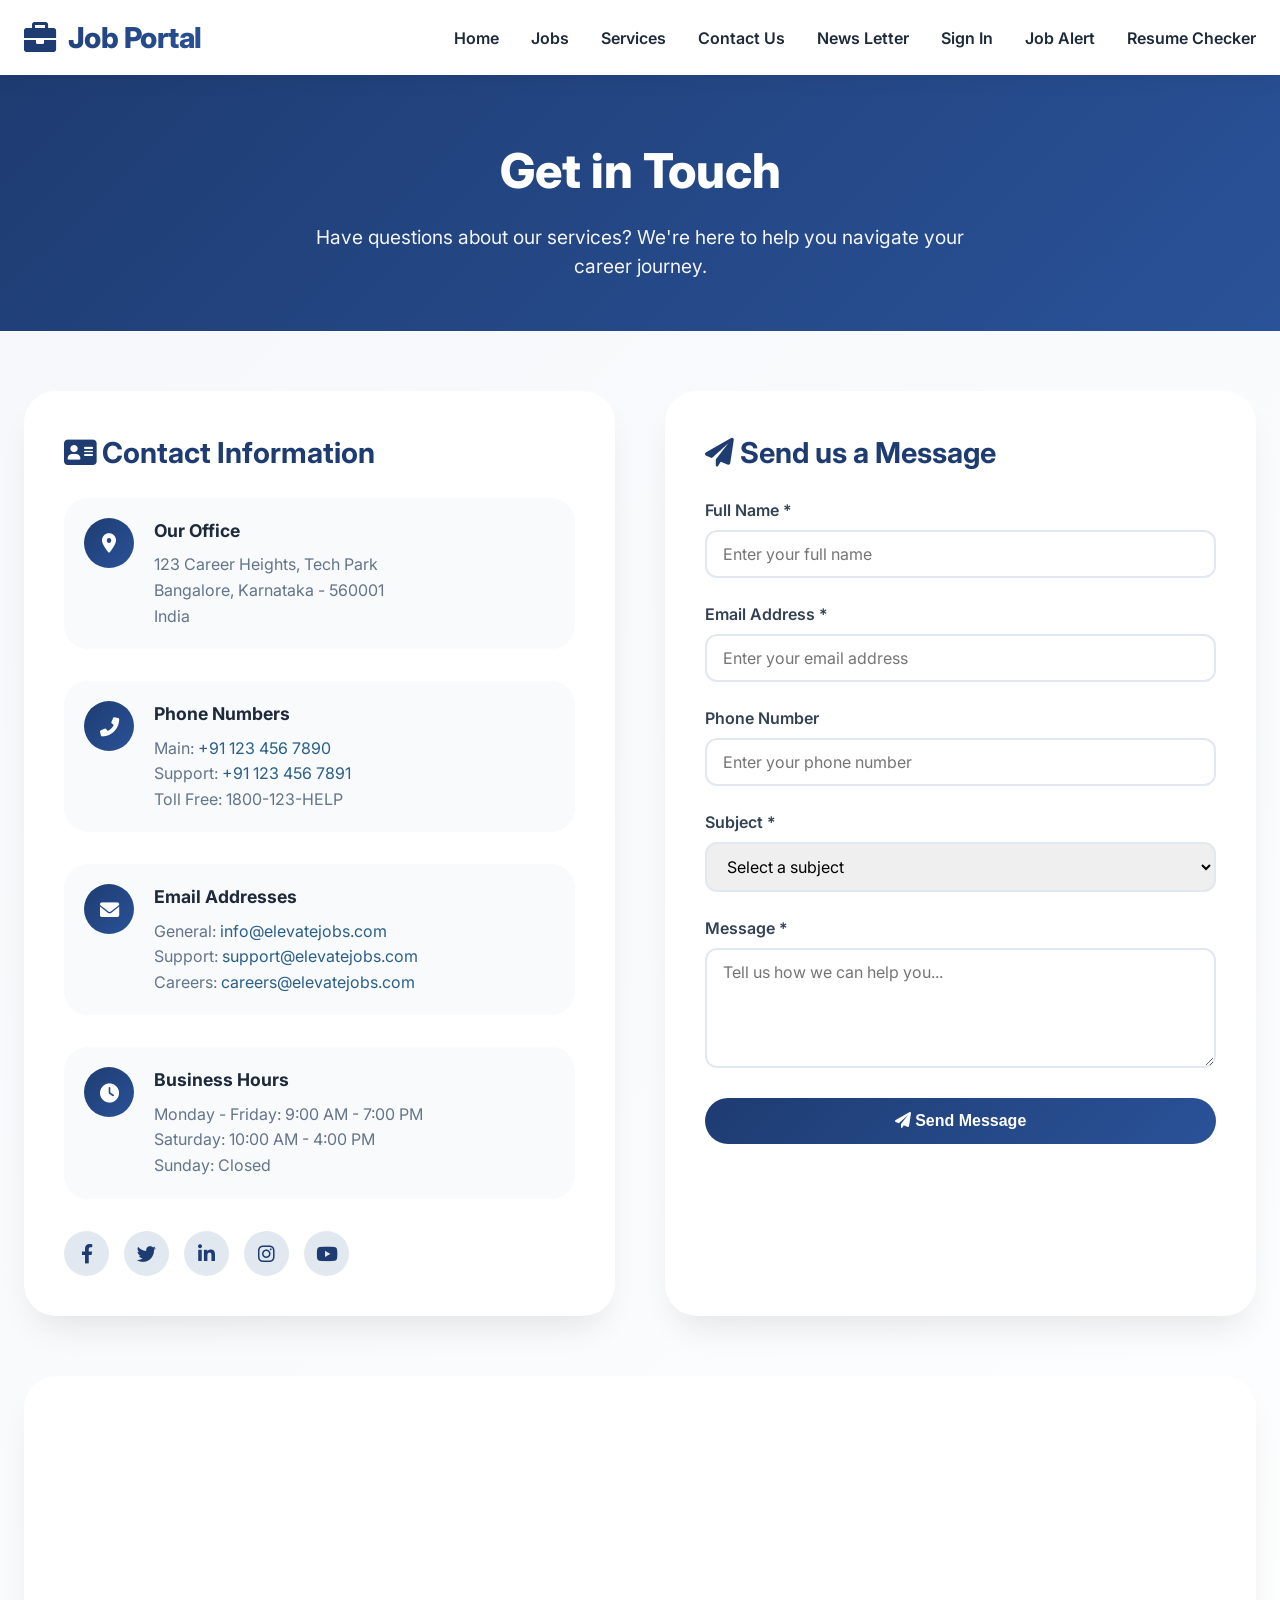
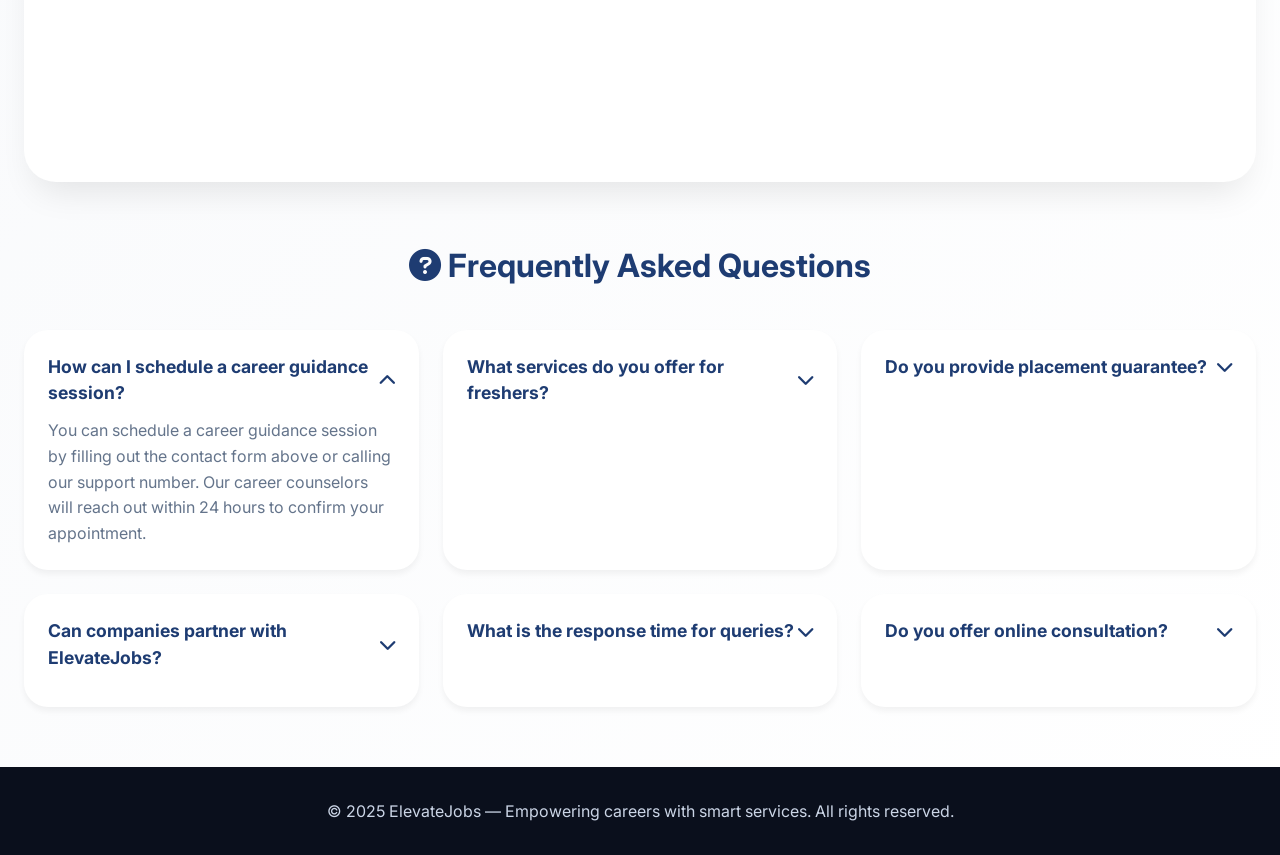
<file: contact.html>
<!DOCTYPE html>
<html lang="en">

<head>
  <meta charset="UTF-8">
  <meta name="viewport" content="width=device-width, initial-scale=1.0, viewport-fit=cover">
  <title>Contact Us</title>
  <!-- Google Fonts + Font Awesome -->
  <link
    href="https://fonts.googleapis.com/css2?family=Inter:opsz,wght@14..32,300;14..32,400;14..32,600;14..32,700;14..32,800&display=swap"
    rel="stylesheet">
  <link rel="stylesheet" href="https://cdnjs.cloudflare.com/ajax/libs/font-awesome/6.0.0-beta3/css/all.min.css">
  <!-- External CSS -->
  <link rel="stylesheet" href="style.css">
  <style>
    * {
      margin: 0;
      padding: 0;
      box-sizing: border-box;
    }

    body {
      font-family: 'Inter', sans-serif;
      background: linear-gradient(135deg, #f5f7fa 0%, #ffffff 100%);
      color: #1e293b;
      line-height: 1.5;
    }

    .container {
      max-width: 1280px;
      margin: 0 auto;
      padding: 0 24px;
    }

    /* Header Styles */
    .header {
  background: white;
  box-shadow: 0 8px 20px rgba(0,0,0,0.03), 0 2px 6px rgba(0,0,0,0.05);
  position: sticky;
  top: 0;
  z-index: 1000;
  backdrop-filter: blur(2px);
  background: rgba(255,255,255,0.96);
}

.navbar {
  display: flex;
  justify-content: space-between;
  align-items: center;
  padding: 16px 0;
  flex-wrap: wrap;
}

.logo {
  display: flex;
  align-items: center;
  gap: 12px;
  font-weight: 800;
  font-size: 1.8rem;
  letter-spacing: -0.5px;
  background: linear-gradient(135deg, #1e3c72, #2a5298);
  -webkit-background-clip: text;
  background-clip: text;
  color: transparent;
  transition: transform 0.2s ease;
}

.logo i {
  background: none;
  color: #1e3c72;
  font-size: 2rem;
}

.logo:hover {
  transform: scale(1.02);
}

.nav-links {
  display: flex;
  gap: 2rem;
  align-items: center;
}

.nav-link {
  text-decoration: none;
  font-weight: 600;
  color: #1e293b;
  transition: color 0.2s;
  padding: 8px 0;
}

.nav-link:hover {
  color: #2a5f8a;
  border-bottom: 2px solid #2a5f8a;
  padding-bottom: 6px;
}


    /* Hero Section */
    .contact-hero {
      background: linear-gradient(135deg, #1e3c72 0%, #2a5298 100%);
      padding: 60px 0 50px;
      text-align: center;
      color: white;
    }

    .contact-hero h1 {
      font-size: 3rem;
      font-weight: 800;
      margin-bottom: 16px;
    }

    .contact-hero p {
      font-size: 1.2rem;
      max-width: 700px;
      margin: 0 auto;
      opacity: 0.95;
    }

    /* Contact Content */
    .contact-content {
      margin: 60px 0;
    }

    .contact-grid {
      display: grid;
      grid-template-columns: 1fr 1fr;
      gap: 50px;
      margin-bottom: 60px;
    }

    /* Contact Info Cards */
    .contact-info {
      background: white;
      border-radius: 32px;
      padding: 40px;
      box-shadow: 0 20px 35px -12px rgba(0, 0, 0, 0.1);
    }

    .contact-info h2 {
      font-size: 1.8rem;
      margin-bottom: 24px;
      color: #1e3c72;
    }

    .info-card {
      display: flex;
      align-items: flex-start;
      gap: 20px;
      margin-bottom: 32px;
      padding: 20px;
      background: #f8fafc;
      border-radius: 24px;
      transition: transform 0.3s ease;
    }

    .info-card:hover {
      transform: translateX(10px);
      background: #f1f5f9;
    }

    .info-icon {
      width: 50px;
      height: 50px;
      background: linear-gradient(135deg, #1e3c72, #2a5298);
      border-radius: 50%;
      display: flex;
      align-items: center;
      justify-content: center;
      color: white;
      font-size: 1.2rem;
    }

    .info-details h3 {
      font-size: 1.1rem;
      margin-bottom: 8px;
      color: #1e293b;
    }

    .info-details p {
      color: #64748b;
      line-height: 1.6;
    }

    .info-details a {
      color: #2a5f8a;
      text-decoration: none;
    }

    .info-details a:hover {
      text-decoration: underline;
    }

    .social-links {
      margin-top: 30px;
      display: flex;
      gap: 15px;
    }

    .social-link {
      width: 45px;
      height: 45px;
      background: #e2e8f0;
      border-radius: 50%;
      display: flex;
      align-items: center;
      justify-content: center;
      color: #1e3c72;
      font-size: 1.2rem;
      transition: all 0.3s ease;
      text-decoration: none;
    }

    .social-link:hover {
      background: #1e3c72;
      color: white;
      transform: translateY(-3px);
    }

    /* Contact Form */
    .contact-form-container {
      background: white;
      border-radius: 32px;
      padding: 40px;
      box-shadow: 0 20px 35px -12px rgba(0, 0, 0, 0.1);
    }

    .contact-form-container h2 {
      font-size: 1.8rem;
      margin-bottom: 24px;
      color: #1e3c72;
    }

    .form-group {
      margin-bottom: 24px;
    }

    .form-group label {
      display: block;
      margin-bottom: 8px;
      font-weight: 600;
      color: #334155;
    }

    .form-group input,
    .form-group select,
    .form-group textarea {
      width: 100%;
      padding: 12px 16px;
      border: 2px solid #e2e8f0;
      border-radius: 12px;
      font-family: 'Inter', sans-serif;
      font-size: 1rem;
      transition: all 0.3s ease;
    }

    .form-group input:focus,
    .form-group select:focus,
    .form-group textarea:focus {
      outline: none;
      border-color: #2a5f8a;
      box-shadow: 0 0 0 3px rgba(42, 95, 138, 0.1);
    }

    .form-group textarea {
      resize: vertical;
      min-height: 120px;
    }

    .submit-btn {
      background: linear-gradient(135deg, #1e3c72, #2a5298);
      color: white;
      border: none;
      padding: 14px 32px;
      border-radius: 40px;
      font-size: 1rem;
      font-weight: 600;
      cursor: pointer;
      transition: all 0.3s ease;
      width: 100%;
    }

    .submit-btn:hover {
      transform: translateY(-2px);
      box-shadow: 0 10px 25px -5px rgba(30, 60, 114, 0.3);
    }

    /* Map Section */
    .map-section {
      margin: 60px 0;
      background: white;
      border-radius: 32px;
      overflow: hidden;
      box-shadow: 0 20px 35px -12px rgba(0, 0, 0, 0.1);
    }

    .map-section iframe {
      width: 100%;
      height: 400px;
      border: none;
    }

    /* FAQ Section */
    .faq-section {
      margin: 60px 0;
    }

    .faq-section h2 {
      text-align: center;
      font-size: 2rem;
      margin-bottom: 40px;
      color: #1e3c72;
    }

    .faq-grid {
      display: grid;
      grid-template-columns: repeat(auto-fit, minmax(350px, 1fr));
      gap: 24px;
    }

    .faq-item {
      background: white;
      border-radius: 24px;
      padding: 24px;
      cursor: pointer;
      transition: all 0.3s ease;
      box-shadow: 0 4px 6px rgba(0, 0, 0, 0.05);
    }

    .faq-item:hover {
      transform: translateY(-5px);
      box-shadow: 0 12px 24px rgba(0, 0, 0, 0.1);
    }

    .faq-question {
      display: flex;
      justify-content: space-between;
      align-items: center;
      font-weight: 700;
      font-size: 1.1rem;
      color: #1e3c72;
    }

    .faq-question i {
      transition: transform 0.3s ease;
    }

    .faq-answer {
      max-height: 0;
      overflow: hidden;
      transition: max-height 0.3s ease;
      margin-top: 12px;
      color: #64748b;
      line-height: 1.6;
    }

    .faq-item.active .faq-answer {
      max-height: 200px;
    }

    .faq-item.active .faq-question i {
      transform: rotate(180deg);
    }

    /* Footer */
    .footer {
      background: #0a0f1c;
      color: #cbd5e6;
      padding: 32px 0;
      text-align: center;
      margin-top: 50px;
    }

    /* Success Message */
    .success-message {
      background: #10b981;
      color: white;
      padding: 16px;
      border-radius: 12px;
      margin-bottom: 24px;
      text-align: center;
      animation: slideDown 0.5s ease;
    }

    @keyframes slideDown {
      from {
        opacity: 0;
        transform: translateY(-20px);
      }

      to {
        opacity: 1;
        transform: translateY(0);
      }
    }

    /* Responsive Design */
    @media (max-width: 968px) {
      .contact-grid {
        grid-template-columns: 1fr;
        gap: 30px;
      }

      .contact-hero h1 {
        font-size: 2.2rem;
      }

      .contact-hero p {
        font-size: 1rem;
      }
    }

    @media (max-width: 768px) {
      .container {
        padding: 0 20px;
      }

      .nav-links {
        gap: 1rem;
      }

      .logo {
        font-size: 1.4rem;
      }

      .contact-info,
      .contact-form-container {
        padding: 30px 20px;
      }

      .faq-grid {
        grid-template-columns: 1fr;
      }
    }
  </style>
</head>

<body>

  <header class="header">
    <div class="container">
      <div class="navbar">
        <div class="logo">
          <i class="fas fa-briefcase"></i>
          <span>Job Portal</span>
        </div>
        <div class="nav-links">
          <a href="home.html" class="nav-link">Home</a>
          <a href="index.html" class="nav-link">Jobs</a>
          <a href="service.html" class="nav-link">Services</a>
          <a href="contact.html" class="nav-link">Contact Us</a>
          <a href="newsletter.html" class="nav-link">News Letter</a>
          <a href="signin.html" class="nav-link">Sign In</a>
          <a href="jobalert.html" class="nav-link">Job Alert</a>
          <a href="resume.html" class="nav-link">Resume Checker</a>
        </div>
      </div>
    </div>
    </div>
  </header>

  <main>
    <!-- Hero -->
    <section class="contact-hero">
      <div class="container">
        <h1>Get in Touch</h1>
        <p>Have questions about our services? We're here to help you navigate your career journey.</p>
      </div>
    </section>

    <div class="container contact-content">
      <div class="contact-grid">
        <!-- Contact Information -->
        <div class="contact-info">
          <h2><i class="fas fa-address-card"></i> Contact Information</h2>

          <div class="info-card">
            <div class="info-icon">
              <i class="fas fa-map-marker-alt"></i>
            </div>
            <div class="info-details">
              <h3>Our Office</h3>
              <p>123 Career Heights, Tech Park<br>Bangalore, Karnataka - 560001<br>India</p>
            </div>
          </div>

          <div class="info-card">
            <div class="info-icon">
              <i class="fas fa-phone-alt"></i>
            </div>
            <div class="info-details">
              <h3>Phone Numbers</h3>
              <p>Main: <a href="tel:+911234567890">+91 123 456 7890</a><br>
                Support: <a href="tel:+911234567891">+91 123 456 7891</a><br>
                Toll Free: 1800-123-HELP</p>
            </div>
          </div>

          <div class="info-card">
            <div class="info-icon">
              <i class="fas fa-envelope"></i>
            </div>
            <div class="info-details">
              <h3>Email Addresses</h3>
              <p>General: <a href="mailto:info@elevatejobs.com">info@elevatejobs.com</a><br>
                Support: <a href="mailto:support@elevatejobs.com">support@elevatejobs.com</a><br>
                Careers: <a href="mailto:careers@elevatejobs.com">careers@elevatejobs.com</a></p>
            </div>
          </div>

          <div class="info-card">
            <div class="info-icon">
              <i class="fas fa-clock"></i>
            </div>
            <div class="info-details">
              <h3>Business Hours</h3>
              <p>Monday - Friday: 9:00 AM - 7:00 PM<br>
                Saturday: 10:00 AM - 4:00 PM<br>
                Sunday: Closed</p>
            </div>
          </div>

          <div class="social-links">
            <a href="#" class="social-link"><i class="fab fa-facebook-f"></i></a>
            <a href="#" class="social-link"><i class="fab fa-twitter"></i></a>
            <a href="#" class="social-link"><i class="fab fa-linkedin-in"></i></a>
            <a href="#" class="social-link"><i class="fab fa-instagram"></i></a>
            <a href="#" class="social-link"><i class="fab fa-youtube"></i></a>
          </div>
        </div>

        <!-- Contact Form -->
        <div class="contact-form-container">
          <h2><i class="fas fa-paper-plane"></i> Send us a Message</h2>
          <form id="contactForm">
            <div class="form-group">
              <label for="fullName">Full Name *</label>
              <input type="text" id="fullName" name="fullName" required placeholder="Enter your full name">
            </div>

            <div class="form-group">
              <label for="email">Email Address *</label>
              <input type="email" id="email" name="email" required placeholder="Enter your email address">
            </div>

            <div class="form-group">
              <label for="phone">Phone Number</label>
              <input type="tel" id="phone" name="phone" placeholder="Enter your phone number">
            </div>

            <div class="form-group">
              <label for="subject">Subject *</label>
              <select id="subject" name="subject" required>
                <option value="">Select a subject</option>
                <option value="general">General Inquiry</option>
                <option value="career">Career Guidance</option>
                <option value="training">Training Programs</option>
                <option value="placement">Placement Assistance</option>
                <option value="partnership">Partnership Opportunities</option>
                <option value="support">Technical Support</option>
              </select>
            </div>

            <div class="form-group">
              <label for="message">Message *</label>
              <textarea id="message" name="message" required placeholder="Tell us how we can help you..."></textarea>
            </div>

            <button type="submit" class="submit-btn">
              <i class="fas fa-paper-plane"></i> Send Message
            </button>
          </form>
        </div>
      </div>

      <!-- Map Section -->
      <div class="map-section">
        <iframe
          src="https://www.openstreetmap.org/export/embed.html?bbox=77.5946%2C12.9716%2C77.5947%2C12.9717&layer=mapnik&marker=12.9716%2C77.5946"
          allowfullscreen="">
        </iframe>
      </div>

      <!-- FAQ Section -->
      <div class="faq-section">
        <h2><i class="fas fa-question-circle"></i> Frequently Asked Questions</h2>
        <div class="faq-grid">
          <div class="faq-item">
            <div class="faq-question">
              How can I schedule a career guidance session?
              <i class="fas fa-chevron-down"></i>
            </div>
            <div class="faq-answer">
              You can schedule a career guidance session by filling out the contact form above or calling our support
              number. Our career counselors will reach out within 24 hours to confirm your appointment.
            </div>
          </div>

          <div class="faq-item">
            <div class="faq-question">
              What services do you offer for freshers?
              <i class="fas fa-chevron-down"></i>
            </div>
            <div class="faq-answer">
              We offer comprehensive services including resume building, interview preparation, skill development
              workshops, and placement assistance specifically designed for freshers and recent graduates.
            </div>
          </div>

          <div class="faq-item">
            <div class="faq-question">
              Do you provide placement guarantee?
              <i class="fas fa-chevron-down"></i>
            </div>
            <div class="faq-answer">
              While we don't guarantee placements, we have a 95% success rate in helping candidates secure positions
              through our extensive network of 500+ partner companies and personalized career support.
            </div>
          </div>

          <div class="faq-item">
            <div class="faq-question">
              Can companies partner with ElevateJobs?
              <i class="fas fa-chevron-down"></i>
            </div>
            <div class="faq-answer">
              Absolutely! We welcome corporate partnerships. Please reach out to our partnership team at
              partnerships@elevatejobs.com or select "Partnership Opportunities" in the contact form.
            </div>
          </div>

          <div class="faq-item">
            <div class="faq-question">
              What is the response time for queries?
              <i class="fas fa-chevron-down"></i>
            </div>
            <div class="faq-answer">
              We typically respond to all inquiries within 24-48 hours during business days. For urgent matters, please
              call our support hotline for immediate assistance.
            </div>
          </div>

          <div class="faq-item">
            <div class="faq-question">
              Do you offer online consultation?
              <i class="fas fa-chevron-down"></i>
            </div>
            <div class="faq-answer">
              Yes, we provide both in-person and online consultation services via video calls. Our services are
              available nationwide with flexible scheduling options.
            </div>
          </div>
        </div>
      </div>
    </div>
  </main>

  <footer class="footer">
    <div class="container">
      <p>&copy; 2025 ElevateJobs — Empowering careers with smart services. All rights reserved.</p>
    </div>
  </footer>

  <!-- External JavaScript -->
  <script >
    // Handle form submission
    const contactForm = document.getElementById('contactForm');

    contactForm.addEventListener('submit', function (e) {
      e.preventDefault();

      // Get form data
      const formData = {
        fullName: document.getElementById('fullName').value,
        email: document.getElementById('email').value,
        phone: document.getElementById('phone').value,
        subject: document.getElementById('subject').value,
        message: document.getElementById('message').value
      };

      // Simple validation
      if (!formData.fullName || !formData.email || !formData.subject || !formData.message) {
        alert('Please fill in all required fields marked with *');
        return;
      }

      // Email validation
      const emailRegex = /^[^\s@]+@[^\s@]+\.[^\s@]+$/;
      if (!emailRegex.test(formData.email)) {
        alert('Please enter a valid email address');
        return;
      }

      // Show success message
      const successDiv = document.createElement('div');
      successDiv.className = 'success-message';
      successDiv.innerHTML = `
    <i class="fas fa-check-circle"></i> 
    Thank you ${formData.fullName}! Your message has been sent successfully. 
    Our team will get back to you within 24 hours.
  `;

      // Insert success message before the form
      contactForm.insertBefore(successDiv, contactForm.firstChild);

      // Clear form
      contactForm.reset();

      // Remove success message after 5 seconds
      setTimeout(() => {
        successDiv.remove();
      }, 5000);

 
    });

    // FAQ Accordion functionality
    const faqItems = document.querySelectorAll('.faq-item');

    faqItems.forEach(item => {
      const question = item.querySelector('.faq-question');
      question.addEventListener('click', () => {
        // Close other items
        faqItems.forEach(otherItem => {
          if (otherItem !== item && otherItem.classList.contains('active')) {
            otherItem.classList.remove('active');
          }
        });

        // Toggle current item
        item.classList.toggle('active');
      });
    });

    // Open first FAQ item by default
    if (faqItems.length > 0) {
      faqItems[0].classList.add('active');
    }

    // Animation on page load
    document.addEventListener('DOMContentLoaded', () => {
      const cards = document.querySelectorAll('.info-card, .faq-item');
      cards.forEach((card, index) => {
        card.style.opacity = '0';
        card.style.transform = 'translateY(20px)';
        setTimeout(() => {
          card.style.transition = 'all 0.5s ease';
          card.style.opacity = '1';
          card.style.transform = 'translateY(0)';
        }, index * 100);
      });
    });
  </script>

</body>


</html>
</file>
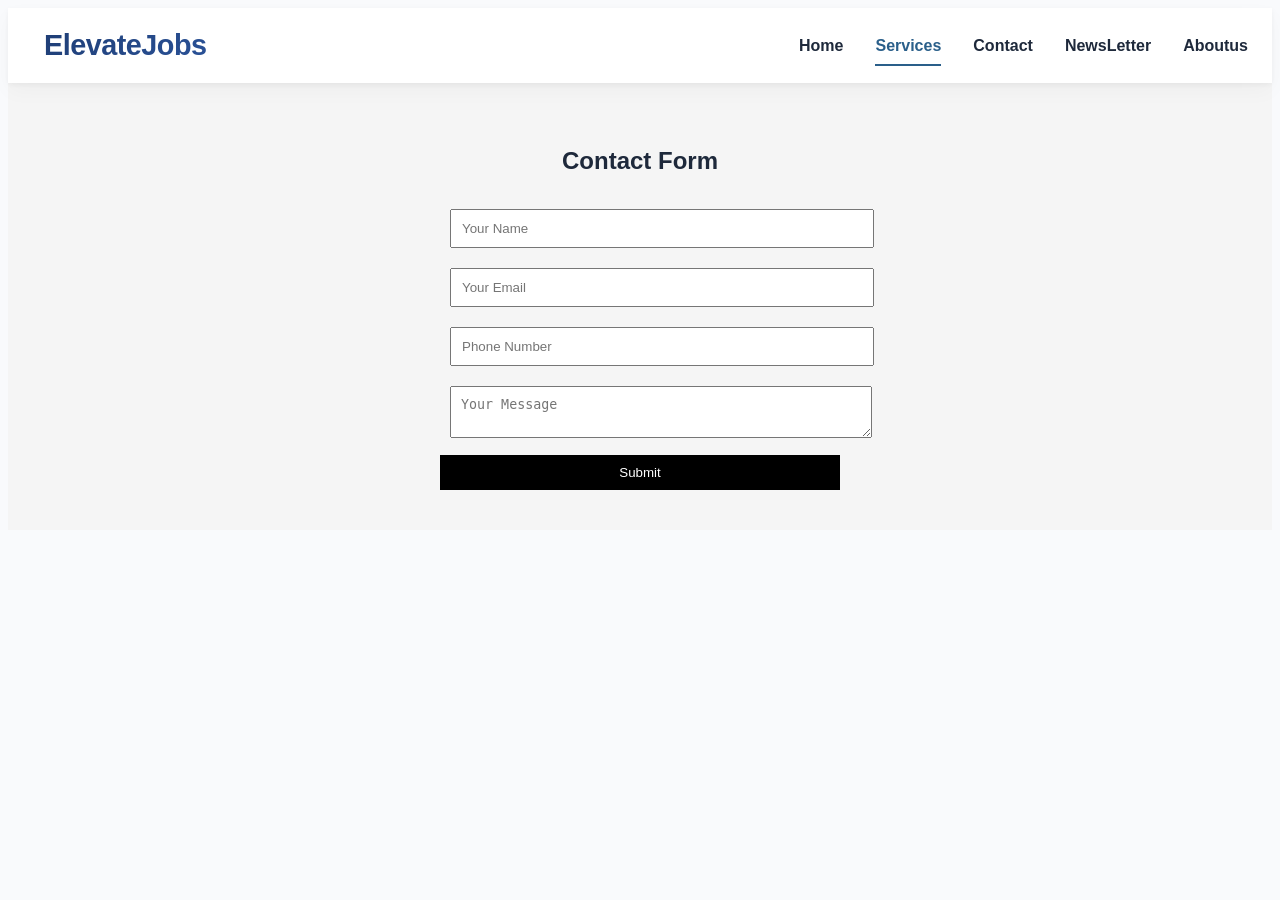
<file: contactform.html>
<!DOCTYPE html>
<html lang="en">

<head>
    <meta charset="UTF-8">
    <meta name="viewport" content="width=device-width, initial-scale=1.0">
    <title>ElevateJobs | Expert Services for Career Success</title>
</head>

<body>
    <style>
        body {
            font-family: 'Inter', sans-serif;
            background-color: #f9fafc;
            color: #1e293b;
            line-height: 1.5;
        }

        .container {
            max-width: 1280px;
            margin: 0 auto;
            padding: 0 24px;
        }

        /* Header Styles */
        .header {
            background: white;
            box-shadow: 0 8px 20px rgba(0, 0, 0, 0.03), 0 2px 6px rgba(0, 0, 0, 0.05);
            position: sticky;
            top: 0;
            z-index: 1000;
            backdrop-filter: blur(2px);
            background: rgba(255, 255, 255, 0.96);
        }

        .navbar {
            display: flex;
            justify-content: space-between;
            align-items: center;
            padding: 16px 0;
            flex-wrap: wrap;
        }

        .logo {
            display: flex;
            align-items: center;
            gap: 12px;
            font-weight: 800;
            font-size: 1.8rem;
            letter-spacing: -0.5px;
            background: linear-gradient(135deg, #1e3c72, #2a5298);
            -webkit-background-clip: text;
            background-clip: text;
            color: transparent;
            transition: transform 0.2s ease;
        }

        .logo i {
            background: none;
            color: #1e3c72;
            font-size: 2rem;
        }

        .logo:hover {
            transform: scale(1.02);
        }

        .nav-links {
            display: flex;
            gap: 2rem;
            align-items: center;
        }

        .nav-link {
            text-decoration: none;
            font-weight: 600;
            color: #1e293b;
            transition: color 0.2s;
            padding: 8px 0;
        }

        .nav-link:hover {
            color: #2a5f8a;
        }

        .services-active {
            color: #2a5f8a;
            border-bottom: 2px solid #2a5f8a;
            padding-bottom: 6px;
        }


        /* FORM */
        .form-section {
            padding: 40px;
            text-align: center;
            background: #f5f5f5;
        }

        .form-section form {
            max-width: 400px;
            margin: auto;
        }

        .form-section input,
        .form-section textarea {
            width: 100%;
            margin: 10px;
            padding: 10px;
        }

        .form-section button {
            width: 100%;
            padding: 10px;
            background: black;
            color: white;
            border: none;
            cursor: pointer;
        }
    </style>

    <header class="header">
        <div class="container">
            <div class="navbar">
                <div class="logo">
                    <i class="fas fa-briefcase"></i>
                    <span>ElevateJobs</span>
                </div>
                <div class="nav-links">
                    <a href="index.html" class="nav-link">Home</a>
                    <a href="service.html" class="nav-link services-active">Services</a>
                    <a href="contact.html" class="nav-link">Contact</a>
                    <a href="newsletter.html" class="nav-link">NewsLetter</a>
                    <a href="contactus.html" class="nav-link">Aboutus</a>
                </div>
            </div>
        </div>
    </header>


    <!-- CONTACT FORM -->
    <section id="contactForm" class="form-section hidden">

        <h2>Contact Form</h2>

        <form>
            <input type="text" placeholder="Your Name" required>
            <input type="email" placeholder="Your Email" required>
            <input type="number" placeholder="Phone Number" required>

            <textarea placeholder="Your Message"></textarea>

            <button type="submit">Submit</button>
        </form>

    </section>

</body>

</html>
</file>
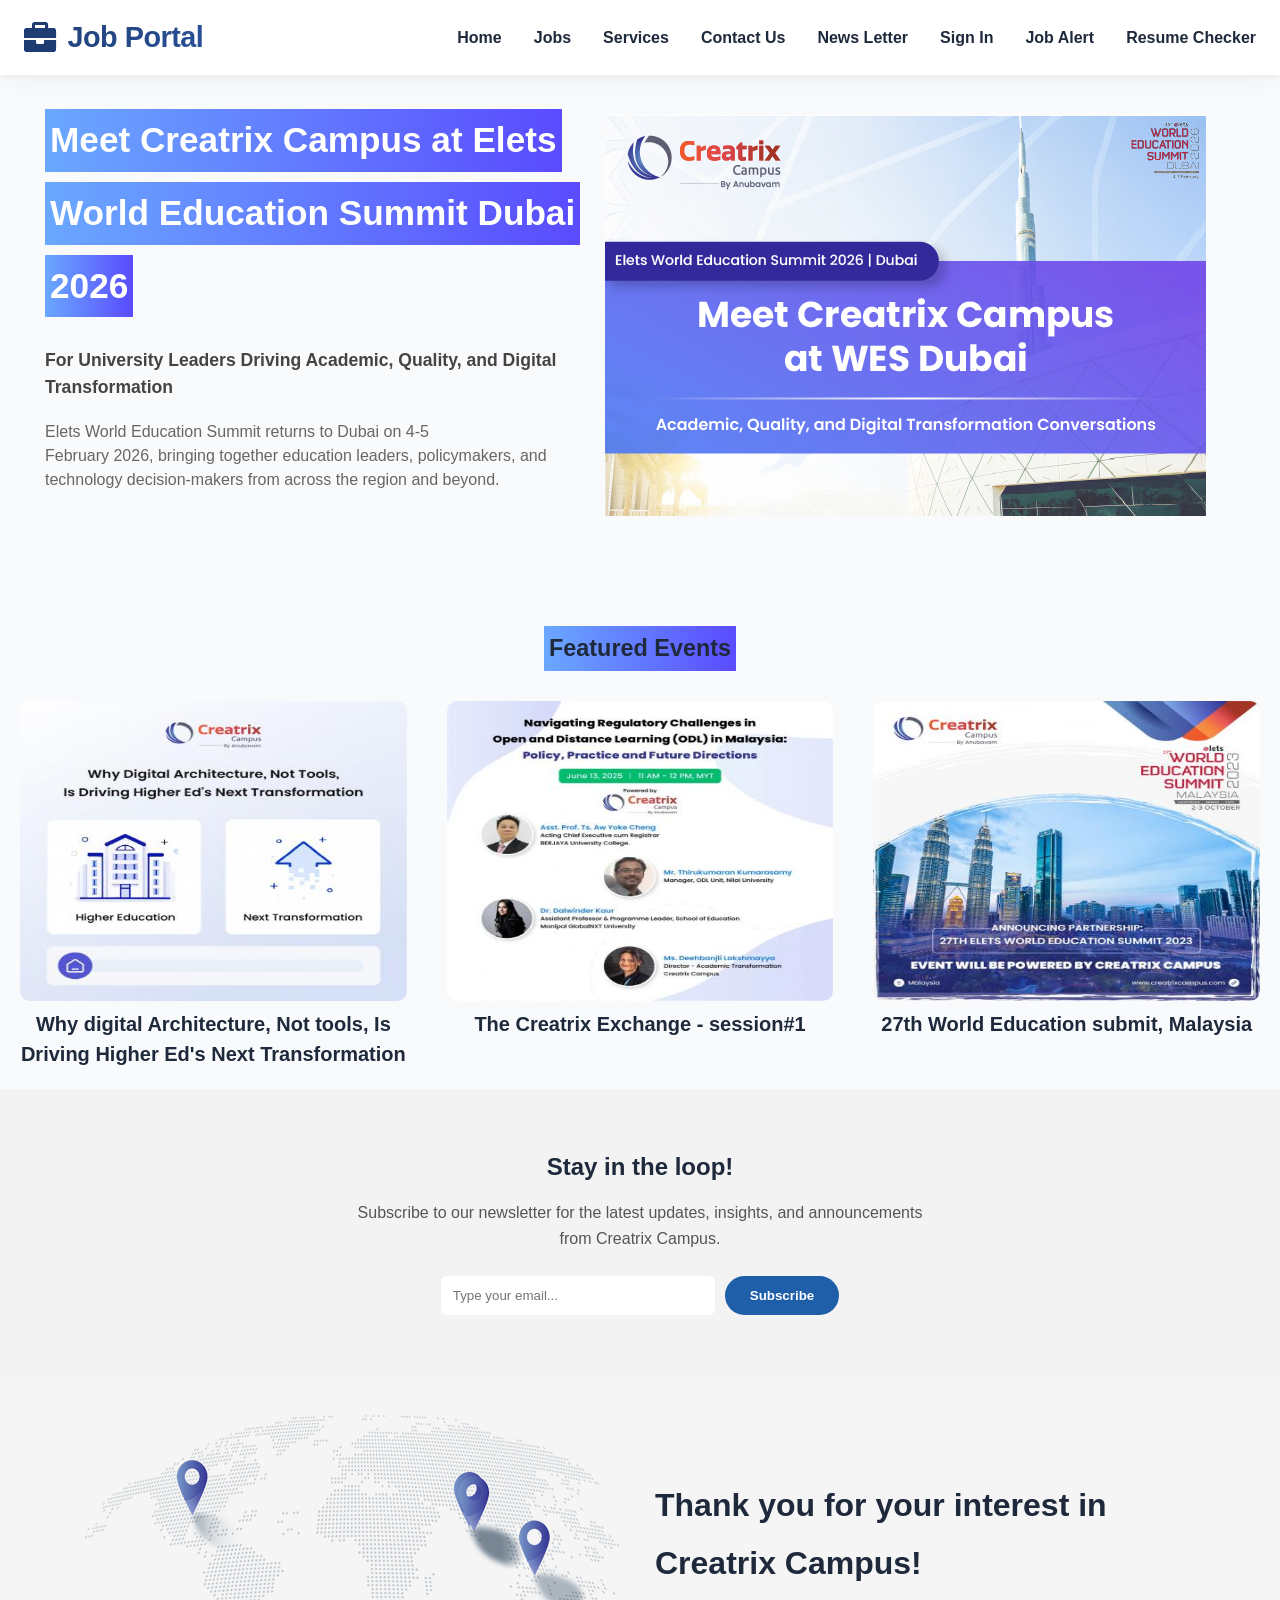
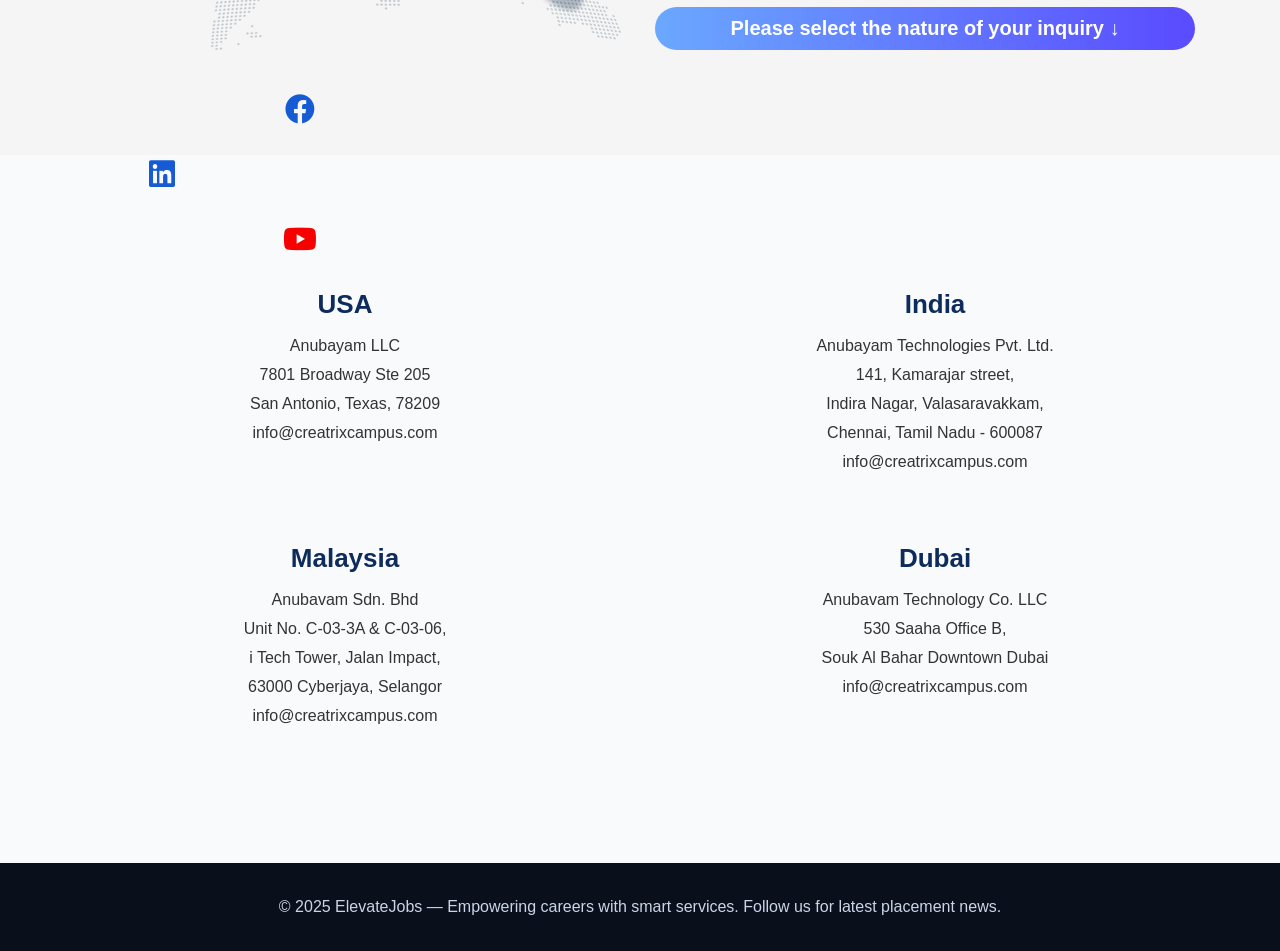
<file: newsletter.html>
<!DOCTYPE html>
<html lang="en">

<head>
    <meta charset="UTF-8">
    <meta name="viewport" content="width=device-width, initial-scale=1.0">
    <title>News Letter</title>
    <link rel="stylesheet" href="newsletter.css">
    <link rel="stylesheet" href="https://cdnjs.cloudflare.com/ajax/libs/font-awesome/6.0.0-beta3/css/all.min.css">
</head>

<body>
    <header class="header">
    <div class="container">
      <div class="navbar">
        <div class="logo">
          <i class="fas fa-briefcase"></i>
          <span>Job Portal</span>
        </div>
        <div class="nav-links">
          <a href="home.html" class="nav-link">Home</a>
          <a href="index.html" class="nav-link">Jobs</a>
          <a href="service.html" class="nav-link">Services</a>
          <a href="contact.html" class="nav-link">Contact Us</a>
          <a href="newsletter.html" class="nav-link">News Letter</a>
          <a href="signin.html" class="nav-link">Sign In</a>
          <a href="jobalert.html" class="nav-link">Job Alert</a>
          <a href="resume.html" class="nav-link">Resume Checker</a>
        </div>
      </div>
    </div>
    </div>
  </header>

    <!--hero section-->
    <section class="hero-section" style="padding: 10px 40px;">
        <div class="heading">
            <div class="text-column">
                <h1>
                    <span class="highlight">Meet Creatrix Campus at Elets</span><br>
                    <span class="highlight">World Education Summit Dubai</span><br>
                    <span class="highlight">2026</span>
                </h1>

                <h2 class="sub-heading">For University Leaders Driving Academic, Quality, and Digital<br> Transformation
                </h2>

                <p class="description">
                    Elets World Education Summit returns to Dubai on 4-5<br> February 2026, bringing together education
                    leaders, policymakers, and<br> technology decision-makers from across the region and beyond.
                </p>
            </div>

        </div>
        <div class="image_card" style="margin-left: 20px;">
            <img src="./images/summit.webp" alt="">
        </div>
    </section>

    <!--cards-->
    <div class="Featured__events">
        <h3 class="Event__cards">Featured Events</h3>


        <div class="card__container">
            <div class="card__one">
                <img src="./images/card1.jpg" alt="card1">
                <h4>Why digital Architecture, Not tools, Is Driving Higher Ed's Next Transformation</h4>

            </div>

            <div class="card__one">
                <img src="./images/card2.jpeg" alt="card2">
                <h4>The Creatrix Exchange - session#1</h4>

            </div>

            <div class="card__one">
                <img src="./images/card3.jpg" alt="card3">
                <h4>27th World Education submit, Malaysia</h4>

            </div>


        </div>

    </div>
    <!--subscribe-->
    <section class="newsletter">

        <h2>Stay in the loop!</h2>

        <p>
            Subscribe to our newsletter for the latest updates, insights, and
            announcements from Creatrix Campus.
        </p>

        <div class="subscribe-box">
            <input type="email" placeholder="Type your email..." id="email">
            <button id="subscribeBtn">Subscribe</button>
        </div>

    </section>




     <section class="hero">

        <!-- LEFTSIDE IMAGE -->
        <div class="hero-left">
            <img src="./images/Map_contact_us.png">
            <div class="hero-left-icon">

                <div class="icon-one__1"><a href="https://www.facebook.com/"><i class="fa-brands fa-facebook" style="color: rgb(23, 91, 212);"></i></a></div>
                <div class="icon-one__2"><a href="https://x.com/"><i class="fa-brands fa-x-twitter" style="color: rgb(3, 0, 0);"></i></a></div>
                <div class="icon-one__3"><a href="https://www.linkedin.com/"><i class="fa-brands fa-linkedin" style="color: rgb(23, 91, 212);"></i></a></div>
                <div class="icon-one__4"><a href="https://www.youtube.com/"><i class="fa-brands fa-youtube" style="color: rgb(248, 0, 0);"></i></a></div>
            </div>
        </div>


        <!-- RIGHTSIDE CONTENT -->
        <div class="hero-right">

            <h1>
                Thank you for your interest in <br>
                <span>Creatrix Campus!</span>
            </h1>

            <!-- DROPDOWN -->
            <div class="dropdown">
                <button id="dropdownBtn">
                    Please select the nature of your inquiry ↓
                </button>

                <ul id="dropdownMenu">
                    <li><a href="contactform.html">I'd like to talk to sales</a></li>
                    <li><a href="contactform.html">I have a support problem</a></li>
                    <li><a href="contactform.html">I'd like to be a guest author</a></li>
                    <li><a href="contactform.html">I'm looking for partnership opportunities</a></li>
                    <li><a href="contactform.html">I have another inquiry that isn't on the list</a></li>
                </ul>
            </div>

        </div>

    </section>

    <section class="locations">

        <div class="location-box">
            <h2>USA</h2>
            <p>Anubayam LLC</p>
            <p>7801 Broadway Ste 205</p>
            <p>San Antonio, Texas, 78209</p>
            <p>info@creatrixcampus.com</p>
        </div>

        <div class="location-box">
            <h2>India</h2>
            <p>Anubayam Technologies Pvt. Ltd.</p>
            <p>141, Kamarajar street,</p>
            <p>Indira Nagar, Valasaravakkam,</p>
            <p>Chennai, Tamil Nadu - 600087</p>
            <p>info@creatrixcampus.com</p>
        </div>

        <div class="location-box">
            <h2>Malaysia</h2>
            <p>Anubavam Sdn. Bhd</p>
            <p>Unit No. C-03-3A & C-03-06,</p>
            <p>i Tech Tower, Jalan Impact,</p>
            <p>63000 Cyberjaya, Selangor</p>
            <p>info@creatrixcampus.com</p>
        </div>

        <div class="location-box">
            <h2>Dubai</h2>
            <p>Anubavam Technology Co. LLC</p>
            <p>530 Saaha Office B,</p>
            <p>Souk Al Bahar Downtown Dubai</p>
            <p>info@creatrixcampus.com</p>
        </div>

    </section>

    <footer class="footer">
    <div class="container">
      <p>&copy; 2025 ElevateJobs — Empowering careers with smart services. Follow us for latest placement news.</p>
    </div>
  </footer>


    <script src="contactus.js"></script>



</body>

</html>
</file>
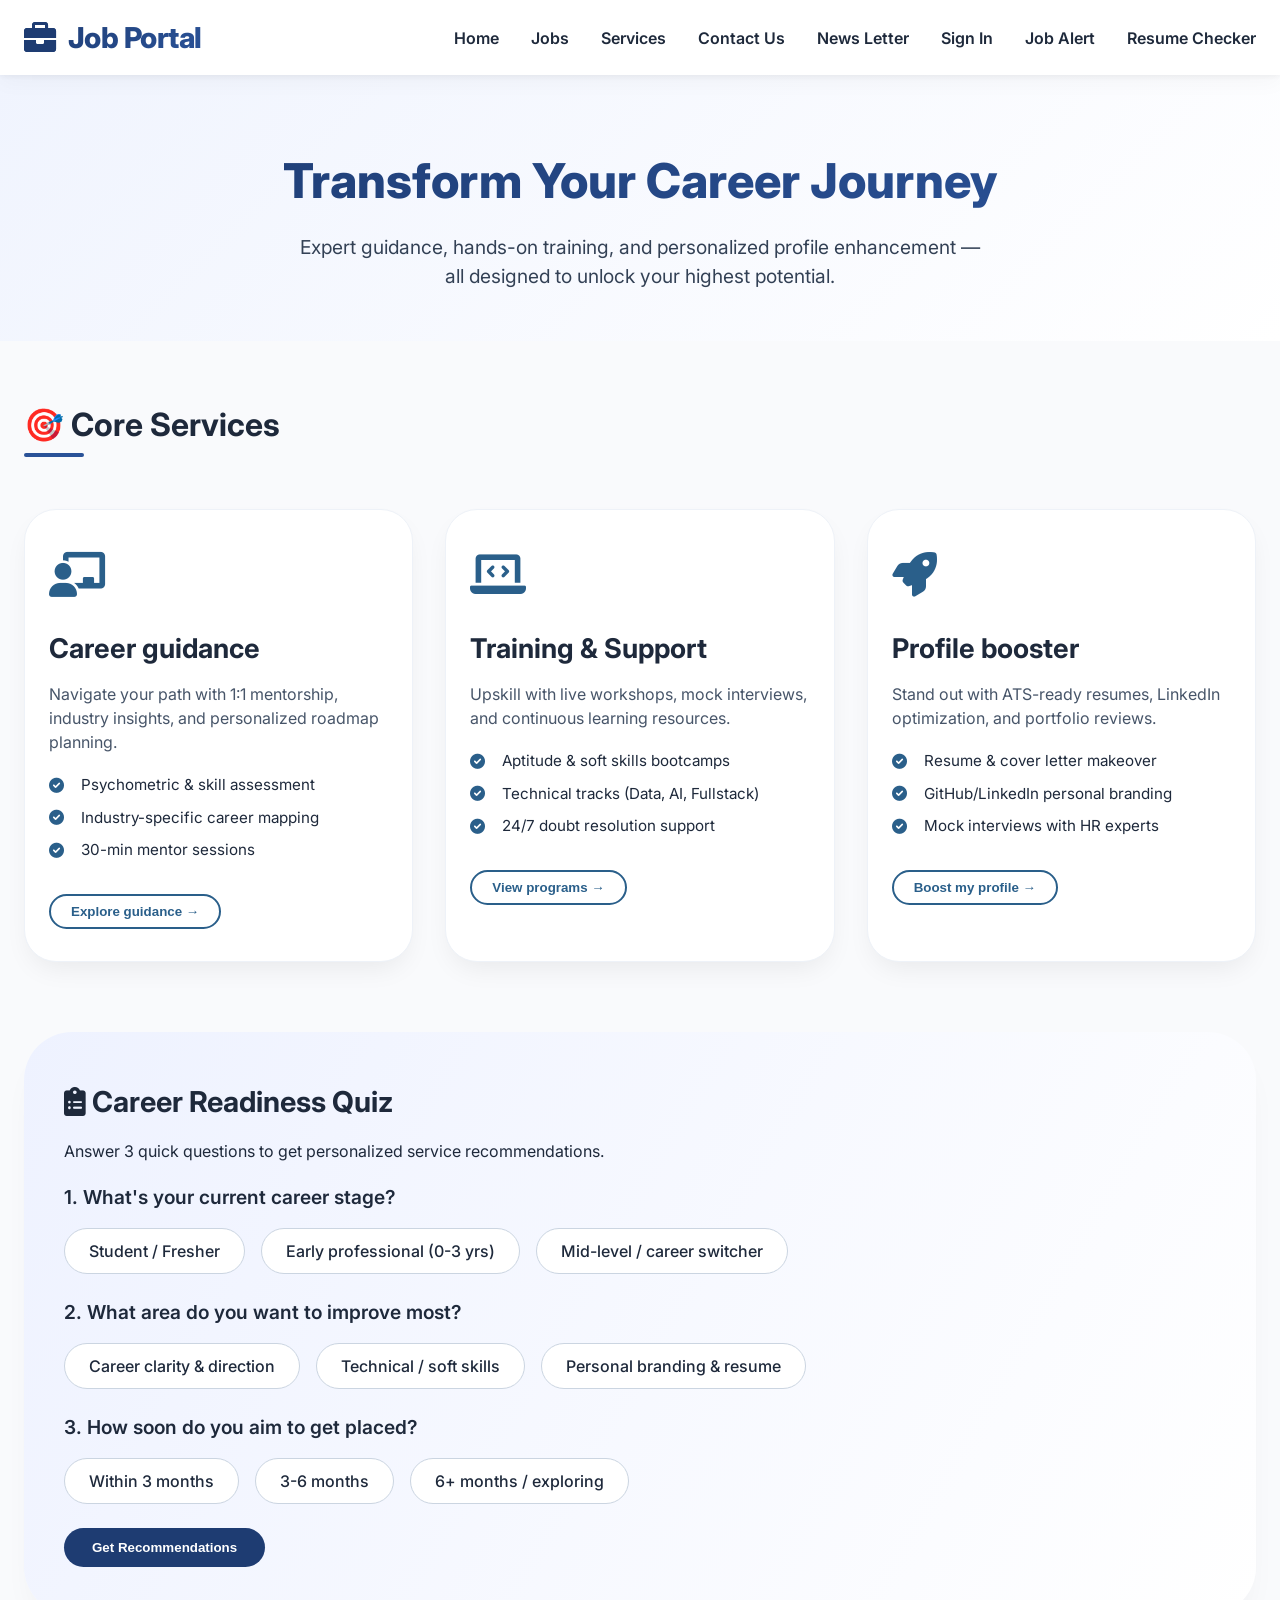
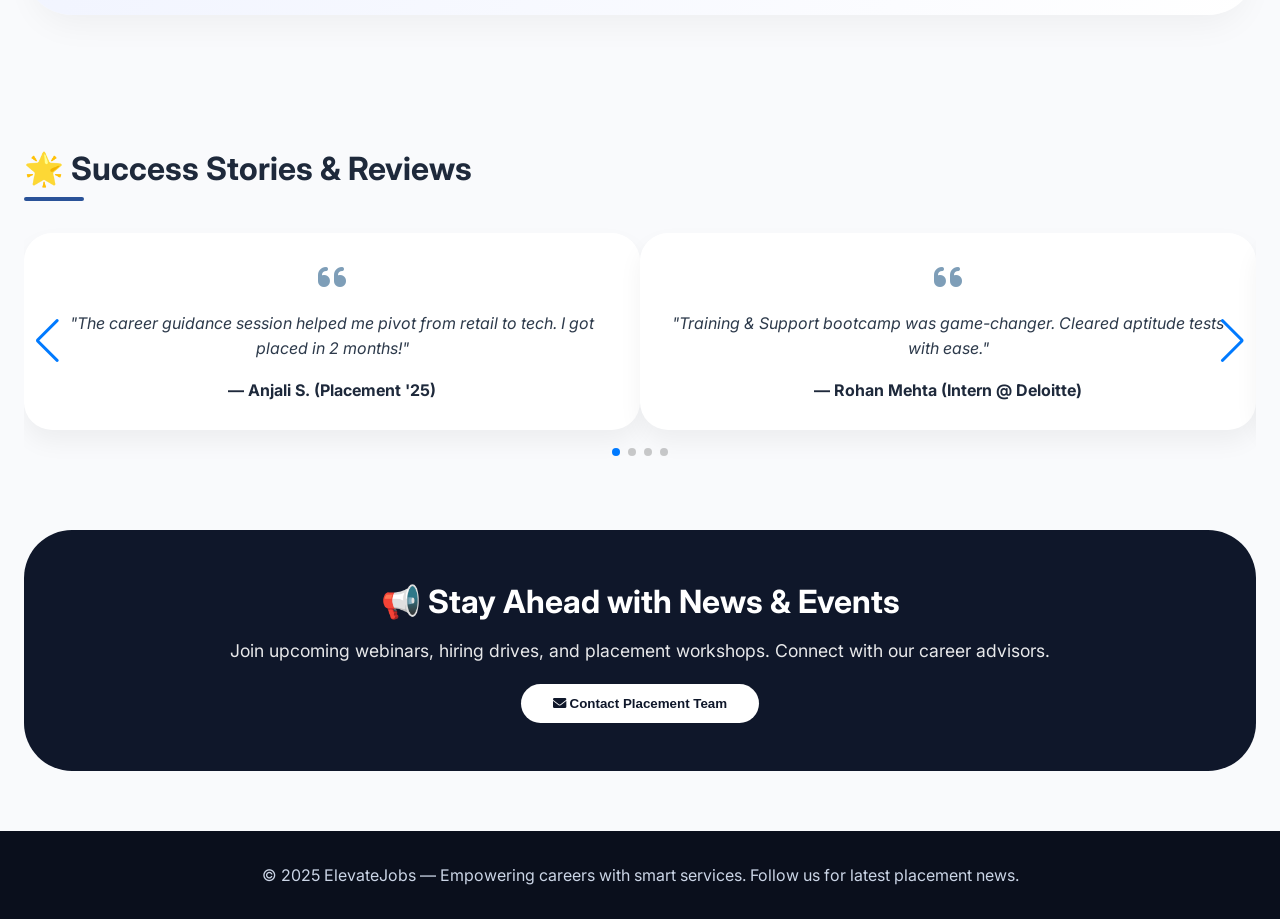
<file: service.html>
<!DOCTYPE html>
<html lang="en">

<head>
  <meta charset="UTF-8">
  <meta name="viewport" content="width=device-width, initial-scale=1.0, viewport-fit=cover">
  <title>Services</title>
  <!-- Google Fonts + Font Awesome -->
  <link
    href="https://fonts.googleapis.com/css2?family=Inter:opsz,wght@14..32,300;14..32,400;14..32,600;14..32,700;14..32,800&display=swap"
    rel="stylesheet">
  <link rel="stylesheet" href="https://cdnjs.cloudflare.com/ajax/libs/font-awesome/6.0.0-beta3/css/all.min.css">
  <!-- Swiper JS for testimonial carousel -->
  <link rel="stylesheet" href="https://cdn.jsdelivr.net/npm/swiper@11/swiper-bundle.min.css" />
  <!-- External CSS -->
  <link rel="stylesheet" href="service.css">
</head>

<body>

  <header class="header">
    <div class="container">
      <div class="navbar">
        <div class="logo">
          <i class="fas fa-briefcase"></i>
          <span>Job Portal</span>
        </div>
        <div class="nav-links">
          <a href="home.html" class="nav-link">Home</a>
          <a href="index.html" class="nav-link">Jobs</a>
          <a href="service.html" class="nav-link">Services</a>
          <a href="contact.html" class="nav-link">Contact Us</a>
          <a href="newsletter.html" class="nav-link">News Letter</a>
          <a href="signin.html" class="nav-link">Sign In</a>
          <a href="jobalert.html" class="nav-link">Job Alert</a>
          <a href="resume.html" class="nav-link">Resume Checker</a>
        </div>
      </div>
    </div>
    </div>
  </header>

  <main>
    <!-- Hero -->
    <section class="services-hero">
      <div class="container">
        <h1>Transform Your Career Journey</h1>
        <p>Expert guidance, hands-on training, and personalized profile enhancement — all designed to unlock your
          highest potential.</p>
      </div>
    </section>

    <div class="container">
      <!-- Core Services Section -->
      <h2 class="section-title">🎯 Core Services</h2>
      <div class="services-grid">
        <!-- Career guidance -->
        <div class="service-card" data-service="career-guidance">
          <div class="service-icon"><i class="fas fa-chalkboard-user"></i></div>
          <h3>Career guidance</h3>
          <p>Navigate your path with 1:1 mentorship, industry insights, and personalized roadmap planning.</p>
          <ul class="feature-list">
            <li><i class="fas fa-check-circle"></i> Psychometric & skill assessment</li>
            <li><i class="fas fa-check-circle"></i> Industry-specific career mapping</li>
            <li><i class="fas fa-check-circle"></i> 30-min mentor sessions</li>
          </ul>
          <button class="btn-service guide-action">Explore guidance →</button>
        </div>
        <!-- Training & Support -->
        <div class="service-card" data-service="training">
          <div class="service-icon"><i class="fas fa-laptop-code"></i></div>
          <h3>Training & Support</h3>
          <p>Upskill with live workshops, mock interviews, and continuous learning resources.</p>
          <ul class="feature-list">
            <li><i class="fas fa-check-circle"></i> Aptitude & soft skills bootcamps</li>
            <li><i class="fas fa-check-circle"></i> Technical tracks (Data, AI, Fullstack)</li>
            <li><i class="fas fa-check-circle"></i> 24/7 doubt resolution support</li>
          </ul>
          <button class="btn-service training-action">View programs →</button>
        </div>
        <!-- Profile booster -->
        <div class="service-card" data-service="booster">
          <div class="service-icon"><i class="fas fa-rocket"></i></div>
          <h3>Profile booster</h3>
          <p>Stand out with ATS-ready resumes, LinkedIn optimization, and portfolio reviews.</p>
          <ul class="feature-list">
            <li><i class="fas fa-check-circle"></i> Resume & cover letter makeover</li>
            <li><i class="fas fa-check-circle"></i> GitHub/LinkedIn personal branding</li>
            <li><i class="fas fa-check-circle"></i> Mock interviews with HR experts</li>
          </ul>
          <button class="btn-service booster-action">Boost my profile →</button>
        </div>
      </div>

      <!-- Interactive Quiz Section -->
      <div class="quiz-section" id="quizBlock">
        <div class="quiz-container">
          <h3><i class="fas fa-clipboard-list"></i> Career Readiness Quiz</h3>
          <p>Answer 3 quick questions to get personalized service recommendations.</p>
          <div id="quizApp">
            <div class="quiz-question">1. What's your current career stage?</div>
            <div class="quiz-options" data-q="0">
              <span class="quiz-opt" data-val="student">Student / Fresher</span>
              <span class="quiz-opt" data-val="early">Early professional (0-3 yrs)</span>
              <span class="quiz-opt" data-val="mid">Mid-level / career switcher</span>
            </div>
            <div class="quiz-question">2. What area do you want to improve most?</div>
            <div class="quiz-options" data-q="1">
              <span class="quiz-opt" data-val="clarity">Career clarity & direction</span>
              <span class="quiz-opt" data-val="skills">Technical / soft skills</span>
              <span class="quiz-opt" data-val="branding">Personal branding & resume</span>
            </div>
            <div class="quiz-question">3. How soon do you aim to get placed?</div>
            <div class="quiz-options" data-q="2">
              <span class="quiz-opt" data-val="urgent">Within 3 months</span>
              <span class="quiz-opt" data-val="6months">3-6 months</span>
              <span class="quiz-opt" data-val="later">6+ months / exploring</span>
            </div>
            <button class="btn-primary" id="submitQuiz">Get Recommendations</button>
            <div id="quizResult" class="quiz-result" style="display: none;"></div>
          </div>
        </div>
      </div>

      <!-- Testimonial Carousel -->
      <div class="testimonial-section">
        <h2 class="section-title">🌟 Success Stories & Reviews</h2>
        <div class="swiper testimonialSwiper">
          <div class="swiper-wrapper">
            <div class="swiper-slide testimonial-card"><i class="fas fa-quote-left"></i>
              <p>"The career guidance session helped me pivot from retail to tech. I got placed in 2 months!"</p>
              <h4>— Anjali S. (Placement '25)</h4>
            </div>
            <div class="swiper-slide testimonial-card"><i class="fas fa-quote-left"></i>
              <p>"Training & Support bootcamp was game-changer. Cleared aptitude tests with ease."</p>
              <h4>— Rohan Mehta (Intern @ Deloitte)</h4>
            </div>
            <div class="swiper-slide testimonial-card"><i class="fas fa-quote-left"></i>
              <p>"Profile booster service revamped my LinkedIn — recruiter calls increased by 70%."</p>
              <h4>— Priya K. (Data Analyst)</h4>
            </div>
            <div class="swiper-slide testimonial-card"><i class="fas fa-quote-left"></i>
              <p>"Latest Placement drive gave me 3 offers! Thank you ElevateJobs."</p>
              <h4>— Vishal R. (Campus hire)</h4>
            </div>
          </div>
          <div class="swiper-pagination"></div>
          <div class="swiper-button-next"></div>
          <div class="swiper-button-prev"></div>
        </div>
      </div>

      <!-- Contact & News CTA -->
      <div class="contact-cta" id="contactSection">
        <h2>📢 Stay Ahead with News & Events</h2>
        <p>Join upcoming webinars, hiring drives, and placement workshops. Connect with our career advisors.</p>
        <button id="contactUsBtn"><i class="fas fa-envelope"></i> Contact Placement Team</button>
      </div>
    </div>
  </main>

  <footer class="footer">
    <div class="container">
      <p>&copy; 2025 ElevateJobs — Empowering careers with smart services. Follow us for latest placement news.</p>
    </div>
  </footer>

  <!-- External JavaScript libraries -->
  <script src="https://cdn.jsdelivr.net/npm/swiper@11/swiper-bundle.min.js"></script>
  <!-- External JavaScript -->
  <script src="service.js"></script>
</body>

</html>
</file>
<file: style.css>

</file>
<file: newsletter.css>
*{
    margin: 0;
    padding: 0;
}

body {
  font-family: 'Inter', sans-serif;
  background-color: #f9fafc;
  color: #1e293b;
  line-height: 1.5;
}
.container {
  max-width: 1280px;
  margin: 0 auto;
  padding: 0 24px;
}

/* Header Styles */
.header {
  background: white;
  box-shadow: 0 8px 20px rgba(0,0,0,0.03), 0 2px 6px rgba(0,0,0,0.05);
  position: sticky;
  top: 0;
  z-index: 1000;
  backdrop-filter: blur(2px);
  background: rgba(255,255,255,0.96);
}

.navbar {
  display: flex;
  justify-content: space-between;
  align-items: center;
  padding: 16px 0;
  flex-wrap: wrap;
}

.logo {
  display: flex;
  align-items: center;
  gap: 12px;
  font-weight: 800;
  font-size: 1.8rem;
  letter-spacing: -0.5px;
  background: linear-gradient(135deg, #1e3c72, #2a5298);
  -webkit-background-clip: text;
  background-clip: text;
  color: transparent;
  transition: transform 0.2s ease;
}

.logo i {
  background: none;
  color: #1e3c72;
  font-size: 2rem;
}

.logo:hover {
  transform: scale(1.02);
}

.nav-links {
  display: flex;
  gap: 2rem;
  align-items: center;
}

.nav-link {
  text-decoration: none;
  font-weight: 600;
  color: #1e293b;
  transition: color 0.2s;
  padding: 8px 0;
}

.nav-link:hover {
  color: #2a5f8a;
  border-bottom: 2px solid #2a5f8a;
  padding-bottom: 6px;
}
.hero-section{
    display: flex;
    
}

.heading{
    display: flex;
    flex-direction: row;
    gap: 10px;
    align-items: center;
    padding: 5px;
}

.highlight {
   background: linear-gradient(to right, #6aa8ff, #5a4bff);
    color: white;
    padding: 5px;
    display: inline-block;
    margin-bottom: 10px;
    font-size: 2.2rem;
   
}

.sub-heading {
    font-size: 1.1rem;
    color: #444;
    margin-bottom: 20px;
    font-weight: bold;
     margin-top: 20px;
}

.description {
    color: #666;
    font-size: 1rem;
}

.image_card {
    display: flex;
    width: 300px;
   
    margin-top: 30px;
    
}

.Featured__events{
    display: inline-block;
    text-align: center;
    font-size: 20px;
    
}

.Event__cards{
   background: linear-gradient(to right, #6aa8ff, #5a4bff);
    margin-top: 100px;
    padding: 5px;
    display: inline-block;
}
.card__container{
    display: flex;
    flex-wrap: wrap;
    justify-content: space-between;
    margin-top: 10px;
    position: relative;
}


.card__one{
   flex-grow: 1;
    flex-basis: 20%;
    margin: 20px;
}

.card__one img{
    width: 100%;
    height: 300px;
    border-radius: 10px;
    cursor: pointer;

}

/* SECTION */
.newsletter {
  background: #f3f3f3;
  text-align: center;
  padding: 60px;
}

/* HEADING */
.newsletter h2 {
  font-size: 24px;
  margin-bottom: 15px;
}

/* TEXT */
.newsletter p {
  max-width: 600px;
  margin: 0 auto 25px;
  color: #555;
  line-height: 1.6;
}

/* INPUT + BUTTON */
.subscribe-box {
  display: flex;
  justify-content: center;
  gap: 10px;
  flex-wrap: wrap;
}

/* INPUT */
.subscribe-box input {
  padding: 12px;
  width: 250px;
  border: none;
  border-radius: 6px;
  outline: none;
}

/* BUTTON */
.subscribe-box button {
  padding: 12px 25px;
  border: none;
  border-radius: 25px;
  background: #1f5ea8;
  color: white;
  cursor: pointer;
  font-weight: bold;
  transition: 0.3s;
}

.subscribe-box button:hover {
  background: #174a82;
}



.hero {
    display: flex;
    align-items: center;
    justify-content: space-around;
    padding: 40px;
    background: #f5f5f5;
}

.hero-left {
    width: 40%;
    height: 300px;

}

.hero-left-icon {
    margin-top: 10px;
    padding: 10px;

}

.icon-one__2 {
    display: inline-block;
    justify-content: space-between;
    padding: 10px;
    font-size: 30px;

}

.icon-one__3 {
    display: inline-block;
    margin-left: 20px;
    padding: 10px;
    font-size: 30px;

}

.icon-one__1 {
    margin-right: 50px;
    display: grid;
    justify-content: center;
    padding: 10px;
    font-size: 30px;
}

.icon-one__4 {
    margin-right: 50px;
    display: grid;
    justify-content: center;
    padding: 10px;
    font-size: 30px;
}



/* RIGHT SIDE */
.hero-right {
    width: 45%;
}

.hero-right h1 {
    font-size: 32px;
    margin-bottom: 20px;
}

.hero-right span {
    display: block;
    margin-top: 10px;
}

/* DROPDOWN */
.dropdown {
    position: relative;
}

#dropdownBtn {
    width: 100%;
    padding: 10px;
    border: none;
    border-radius: 30px;
    color: white;
    font-weight: bold;
    background: linear-gradient(to right, #6aa8ff, #5a4bff);
    cursor: pointer;
    font-size: 20px;
}

/* MENU */
#dropdownMenu {
    width: 100%;
    list-style: none;
    background: white;
    margin-top: 10px;
    border-radius: 10px;
    box-shadow: 0 0 10px #ccc;
    display: none;

}

#dropdownMenu a:hover {
    border-bottom: 1px solid black;
    color: black;
}

#dropdownMenu a {
    text-decoration: none;
    font-size: 17px;
}

#dropdownMenu li {
    padding: 12px;
    cursor: pointer;
}

/* LOCATION SECTION */
.locations {
    display: grid;
    grid-template-columns: repeat(2, 1fr);
    gap: 20px;
    padding: 60px;
    text-align: center;
    margin-top: 50px;


}

.location-box {
    padding: 20px;
}

/* HEADING */
.location-box h2 {
    font-size: 26px;
    color: #0d2b5c;
    margin-bottom: 10px;
    position: relative;
}

.location-box p {
    margin: 5px;
    color: #333;
}

.footer {
  background: #0a0f1c;
  color: #cbd5e6;
  padding: 32px 0;
  text-align: center;
  margin-top: 50px;
}
</file>
<file: service.css>
* {
  margin: 0;
  padding: 0;
  box-sizing: border-box;
}

body {
  font-family: 'Inter', sans-serif;
  background-color: #f9fafc;
  color: #1e293b;
  line-height: 1.5;
}

.container {
  max-width: 1280px;
  margin: 0 auto;
  padding: 0 24px;
}

/* Header Styles */
.header {
  background: white;
  box-shadow: 0 8px 20px rgba(0,0,0,0.03), 0 2px 6px rgba(0,0,0,0.05);
  position: sticky;
  top: 0;
  z-index: 1000;
  backdrop-filter: blur(2px);
  background: rgba(255,255,255,0.96);
}

.navbar {
  display: flex;
  justify-content: space-between;
  align-items: center;
  padding: 16px 0;
  flex-wrap: wrap;
}

.logo {
  display: flex;
  align-items: center;
  gap: 12px;
  font-weight: 800;
  font-size: 1.8rem;
  letter-spacing: -0.5px;
  background: linear-gradient(135deg, #1e3c72, #2a5298);
  -webkit-background-clip: text;
  background-clip: text;
  color: transparent;
  transition: transform 0.2s ease;
}

.logo i {
  background: none;
  color: #1e3c72;
  font-size: 2rem;
}

.logo:hover {
  transform: scale(1.02);
}

.nav-links {
  display: flex;
  gap: 2rem;
  align-items: center;
}

.nav-link {
  text-decoration: none;
  font-weight: 600;
  color: #1e293b;
  transition: color 0.2s;
  padding: 8px 0;
}

.nav-link:hover {
  color: #2a5f8a;
  border-bottom: 2px solid #2a5f8a;
  padding-bottom: 6px;
}

/* Hero Section */
.services-hero {
  background: linear-gradient(135deg, #f0f4fe 0%, #ffffff 100%);
  padding: 70px 0 50px;
  text-align: center;
}

.services-hero h1 {
  font-size: 3rem;
  font-weight: 800;
  background: linear-gradient(135deg, #1e3c72, #2a5298);
  -webkit-background-clip: text;
  background-clip: text;
  color: transparent;
  margin-bottom: 16px;
}

.services-hero p {
  font-size: 1.2rem;
  max-width: 700px;
  margin: 0 auto;
  color: #334155;
}

/* Section Title */
.section-title {
  font-size: 2rem;
  font-weight: 700;
  margin: 60px 0 20px;
  position: relative;
  display: inline-block;
}

.section-title:after {
  content: '';
  position: absolute;
  bottom: -8px;
  left: 0;
  width: 60px;
  height: 4px;
  background: #2a5298;
  border-radius: 4px;
}

/* Services Grid */
.services-grid {
  display: grid;
  grid-template-columns: repeat(auto-fit, minmax(320px, 1fr));
  gap: 32px;
  margin: 40px 0 30px;
}

.service-card {
  background: white;
  border-radius: 32px;
  padding: 32px 24px;
  transition: all 0.3s ease;
  box-shadow: 0 12px 28px -8px rgba(0,0,0,0.08);
  border: 1px solid #eef2f8;
  cursor: pointer;
  position: relative;
  overflow: hidden;
}

.service-card:hover {
  transform: translateY(-10px);
  box-shadow: 0 24px 36px -12px rgba(0,0,0,0.15);
  border-color: #cddfec;
}

.service-icon {
  font-size: 2.8rem;
  color: #2a5f8a;
  margin-bottom: 20px;
}

.service-card h3 {
  font-size: 1.7rem;
  font-weight: 700;
  margin-bottom: 12px;
}

.service-card p {
  color: #475569;
  margin-bottom: 20px;
}

.feature-list {
  list-style: none;
  margin: 20px 0;
}

.feature-list li {
  margin-bottom: 10px;
  display: flex;
  align-items: center;
  gap: 12px;
  font-size: 0.95rem;
}

.feature-list i {
  color: #2a5f8a;
  width: 20px;
}

.btn-service {
  background: transparent;
  border: 2px solid #2a5f8a;
  color: #2a5f8a;
  padding: 8px 20px;
  border-radius: 40px;
  font-weight: 600;
  transition: 0.2s;
  display: inline-block;
  margin-top: 12px;
  cursor: pointer;
}

.btn-service:hover {
  background: #2a5f8a;
  color: white;
}

/* Quiz Section */
.quiz-section {
  background: linear-gradient(120deg, #eef2ff, #ffffff);
  border-radius: 48px;
  padding: 48px 40px;
  margin: 70px 0;
  box-shadow: 0 20px 35px -12px rgba(0,0,0,0.05);
}

.quiz-container h3 {
  font-size: 1.8rem;
  margin-bottom: 16px;
}

.quiz-question {
  font-size: 1.2rem;
  font-weight: 600;
  margin: 20px 0 16px;
}

.quiz-options {
  display: flex;
  flex-wrap: wrap;
  gap: 16px;
  margin-bottom: 24px;
}

.quiz-opt {
  background: white;
  border-radius: 60px;
  padding: 10px 24px;
  border: 1px solid #cbd5e1;
  cursor: pointer;
  transition: all 0.2s;
  font-weight: 500;
}

.quiz-opt:hover {
  background: #e6edf6;
  transform: scale(0.97);
}

.quiz-opt.selected {
  background: #1e3c72;
  color: white;
  border-color: #1e3c72;
}

.quiz-result {
  margin-top: 20px;
  background: #eef2ff;
  padding: 20px;
  border-radius: 28px;
  font-weight: 500;
}

.btn-primary {
  background: #1e3c72;
  border: none;
  padding: 12px 28px;
  border-radius: 40px;
  color: white;
  font-weight: 600;
  cursor: pointer;
  transition: all 0.2s;
}

.btn-primary:hover {
  background: #2a5298;
  transform: translateY(-2px);
}

/* Testimonial Section */
.testimonial-section {
  margin: 60px 0 40px;
}

.swiper {
  width: 100%;
  padding: 20px 0 40px;
}

.testimonial-card {
  background: white;
  border-radius: 28px;
  padding: 28px;
  box-shadow: 0 12px 24px rgba(0,0,0,0.05);
  text-align: center;
  transition: transform 0.3s ease;
}

.testimonial-card:hover {
  transform: translateY(-5px);
}

.testimonial-card i {
  font-size: 2rem;
  color: #2a5f8a;
  opacity: 0.6;
}

.testimonial-card p {
  font-style: italic;
  margin: 16px 0;
  color: #2d3a4b;
  line-height: 1.6;
}

.testimonial-card h4 {
  font-weight: 700;
  margin-top: 8px;
  color: #1e293b;
}

/* Contact CTA */
.contact-cta {
  background: #0f172a;
  color: white;
  border-radius: 48px;
  padding: 48px 32px;
  text-align: center;
  margin: 60px 0;
}

.contact-cta h2 {
  font-size: 2rem;
  margin-bottom: 12px;
}

.contact-cta p {
  font-size: 1.1rem;
  opacity: 0.9;
}

.contact-cta button {
  background: white;
  color: #0f172a;
  border: none;
  padding: 12px 32px;
  border-radius: 40px;
  font-weight: bold;
  margin-top: 20px;
  cursor: pointer;
  transition: 0.2s;
}

.contact-cta button:hover {
  background: #e0e7ff;
  transform: scale(1.02);
}

/* Footer */
.footer {
  background: #0a0f1c;
  color: #cbd5e6;
  padding: 32px 0;
  text-align: center;
  margin-top: 50px;
}

/* Toast Message */
.toast-msg {
  position: fixed;
  bottom: 20px;
  right: 20px;
  background: #1e293b;
  color: white;
  padding: 12px 24px;
  border-radius: 40px;
  font-weight: 500;
  z-index: 1200;
  animation: fadeUp 0.3s ease;
  box-shadow: 0 8px 18px rgba(0,0,0,0.2);
}

@keyframes fadeUp {
  from {
    opacity: 0;
    transform: translateY(20px);
  }
  to {
    opacity: 1;
    transform: translateY(0);
  }
}

/* Responsive Design */
@media (max-width: 1024px) {
  .services-grid {
    gap: 24px;
  }
}

@media (max-width: 768px) {
  .container {
    padding: 0 20px;
  }
  
  .nav-links {
    gap: 1rem;
  }
  
  .logo {
    font-size: 1.4rem;
  }
  
  .services-hero h1 {
    font-size: 2.2rem;
  }
  
  .services-hero p {
    font-size: 1rem;
  }
  
  .section-title {
    font-size: 1.6rem;
  }
  
  .quiz-section {
    padding: 32px 20px;
  }
  
  .quiz-opt {
    padding: 8px 18px;
    font-size: 0.9rem;
  }
  
  .contact-cta h2 {
    font-size: 1.5rem;
  }
  
  .contact-cta p {
    font-size: 1rem;
  }
}

@media (max-width: 640px) {
  .services-grid {
    grid-template-columns: 1fr;
  }
  
  .service-card h3 {
    font-size: 1.4rem;
  }
  
  .quiz-question {
    font-size: 1rem;
  }
  
  .quiz-options {
    gap: 10px;
  }
  
  .testimonial-card p {
    font-size: 0.9rem;
  }
}
</file>
